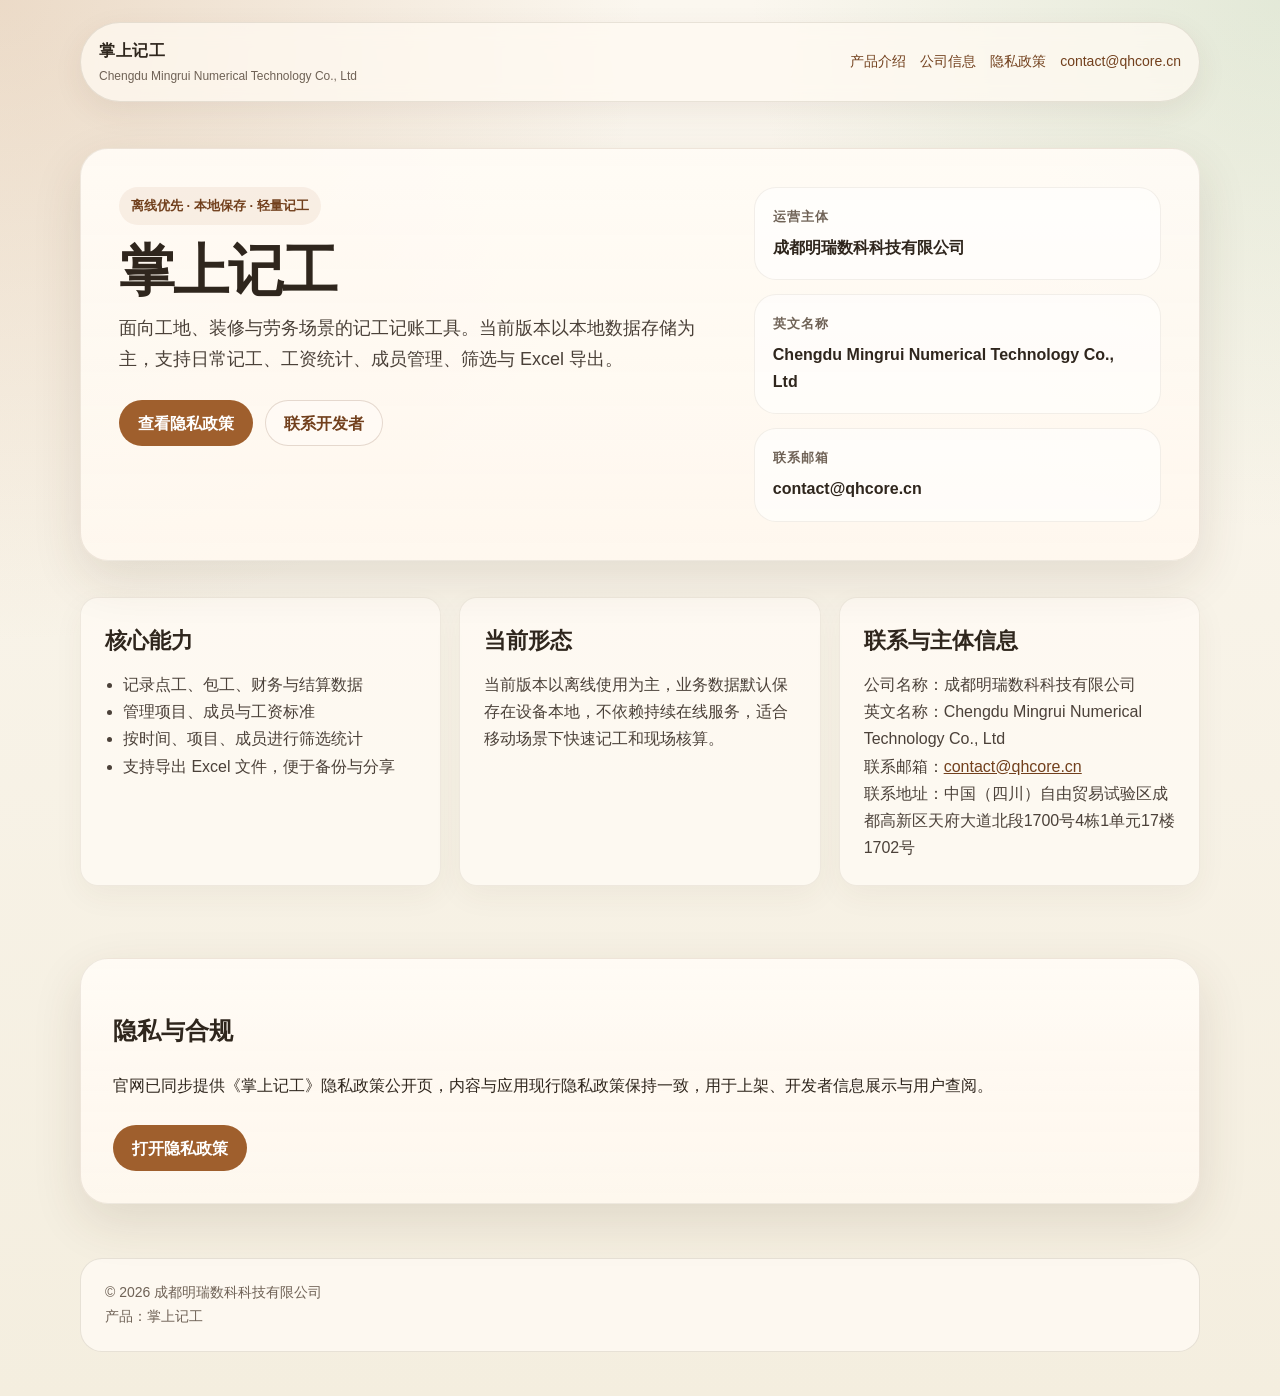
<file: index.html>
<!DOCTYPE html>
<html lang="zh-CN">
<head>
  <meta charset="UTF-8">
  <meta name="viewport" content="width=device-width, initial-scale=1.0">
  <title>掌上记工 | 成都明瑞数科科技有限公司</title>
  <meta
    name="description"
    content="掌上记工是成都明瑞数科科技有限公司运营的记工记账应用，支持本地记录、统计、筛选与 Excel 导出。"
  >
  <link rel="stylesheet" href="./style.css">
</head>
<body>
  <header class="site-header">
    <div class="page-shell">
      <div class="nav-bar">
        <div class="brand">
          <span class="brand-title">掌上记工</span>
          <span class="brand-subtitle">Chengdu Mingrui Numerical Technology Co., Ltd</span>
        </div>
        <nav class="nav-links" aria-label="主导航">
          <a href="#about">产品介绍</a>
          <a href="#company">公司信息</a>
          <a href="./privacy.html">隐私政策</a>
          <a href="mailto:contact@qhcore.cn">contact@qhcore.cn</a>
        </nav>
      </div>
    </div>
  </header>

  <main>
    <section class="hero">
      <div class="page-shell">
        <div class="hero-card">
          <div>
            <span class="eyebrow">离线优先 · 本地保存 · 轻量记工</span>
            <h1>掌上记工</h1>
            <p class="lead">
              面向工地、装修与劳务场景的记工记账工具。当前版本以本地数据存储为主，支持日常记工、工资统计、成员管理、筛选与 Excel 导出。
            </p>
            <div class="hero-actions">
              <a class="button button-primary" href="./privacy.html">查看隐私政策</a>
              <a class="button button-secondary" href="mailto:contact@qhcore.cn">联系开发者</a>
            </div>
          </div>
          <div class="hero-side">
            <div class="info-panel">
              <strong>运营主体</strong>
              <span>成都明瑞数科科技有限公司</span>
            </div>
            <div class="info-panel">
              <strong>英文名称</strong>
              <span>Chengdu Mingrui Numerical Technology Co., Ltd</span>
            </div>
            <div class="info-panel">
              <strong>联系邮箱</strong>
              <span>contact@qhcore.cn</span>
            </div>
          </div>
        </div>
      </div>
    </section>

    <section class="page-shell section-grid" id="about">
      <article class="section-card">
        <h2>核心能力</h2>
        <ul>
          <li>记录点工、包工、财务与结算数据</li>
          <li>管理项目、成员与工资标准</li>
          <li>按时间、项目、成员进行筛选统计</li>
          <li>支持导出 Excel 文件，便于备份与分享</li>
        </ul>
      </article>

      <article class="section-card">
        <h2>当前形态</h2>
        <p>
          当前版本以离线使用为主，业务数据默认保存在设备本地，不依赖持续在线服务，适合移动场景下快速记工和现场核算。
        </p>
      </article>

      <article class="section-card" id="company">
        <h2>联系与主体信息</h2>
        <p>公司名称：成都明瑞数科科技有限公司</p>
        <p>英文名称：Chengdu Mingrui Numerical Technology Co., Ltd</p>
        <p>联系邮箱：<a href="mailto:contact@qhcore.cn">contact@qhcore.cn</a></p>
        <p>联系地址：中国（四川）自由贸易试验区成都高新区天府大道北段1700号4栋1单元17楼1702号</p>
      </article>
    </section>

    <section class="page-shell">
      <div class="content-card">
        <h2>隐私与合规</h2>
        <p>
          官网已同步提供《掌上记工》隐私政策公开页，内容与应用现行隐私政策保持一致，用于上架、开发者信息展示与用户查阅。
        </p>
        <div class="hero-actions">
          <a class="button button-primary" href="./privacy.html">打开隐私政策</a>
        </div>
      </div>
    </section>
  </main>

  <footer class="footer">
    <div class="page-shell">
      <div class="footer-card">
        <div>© 2026 成都明瑞数科科技有限公司</div>
        <div>产品：掌上记工</div>
      </div>
    </div>
  </footer>
</body>
</html>
</file>
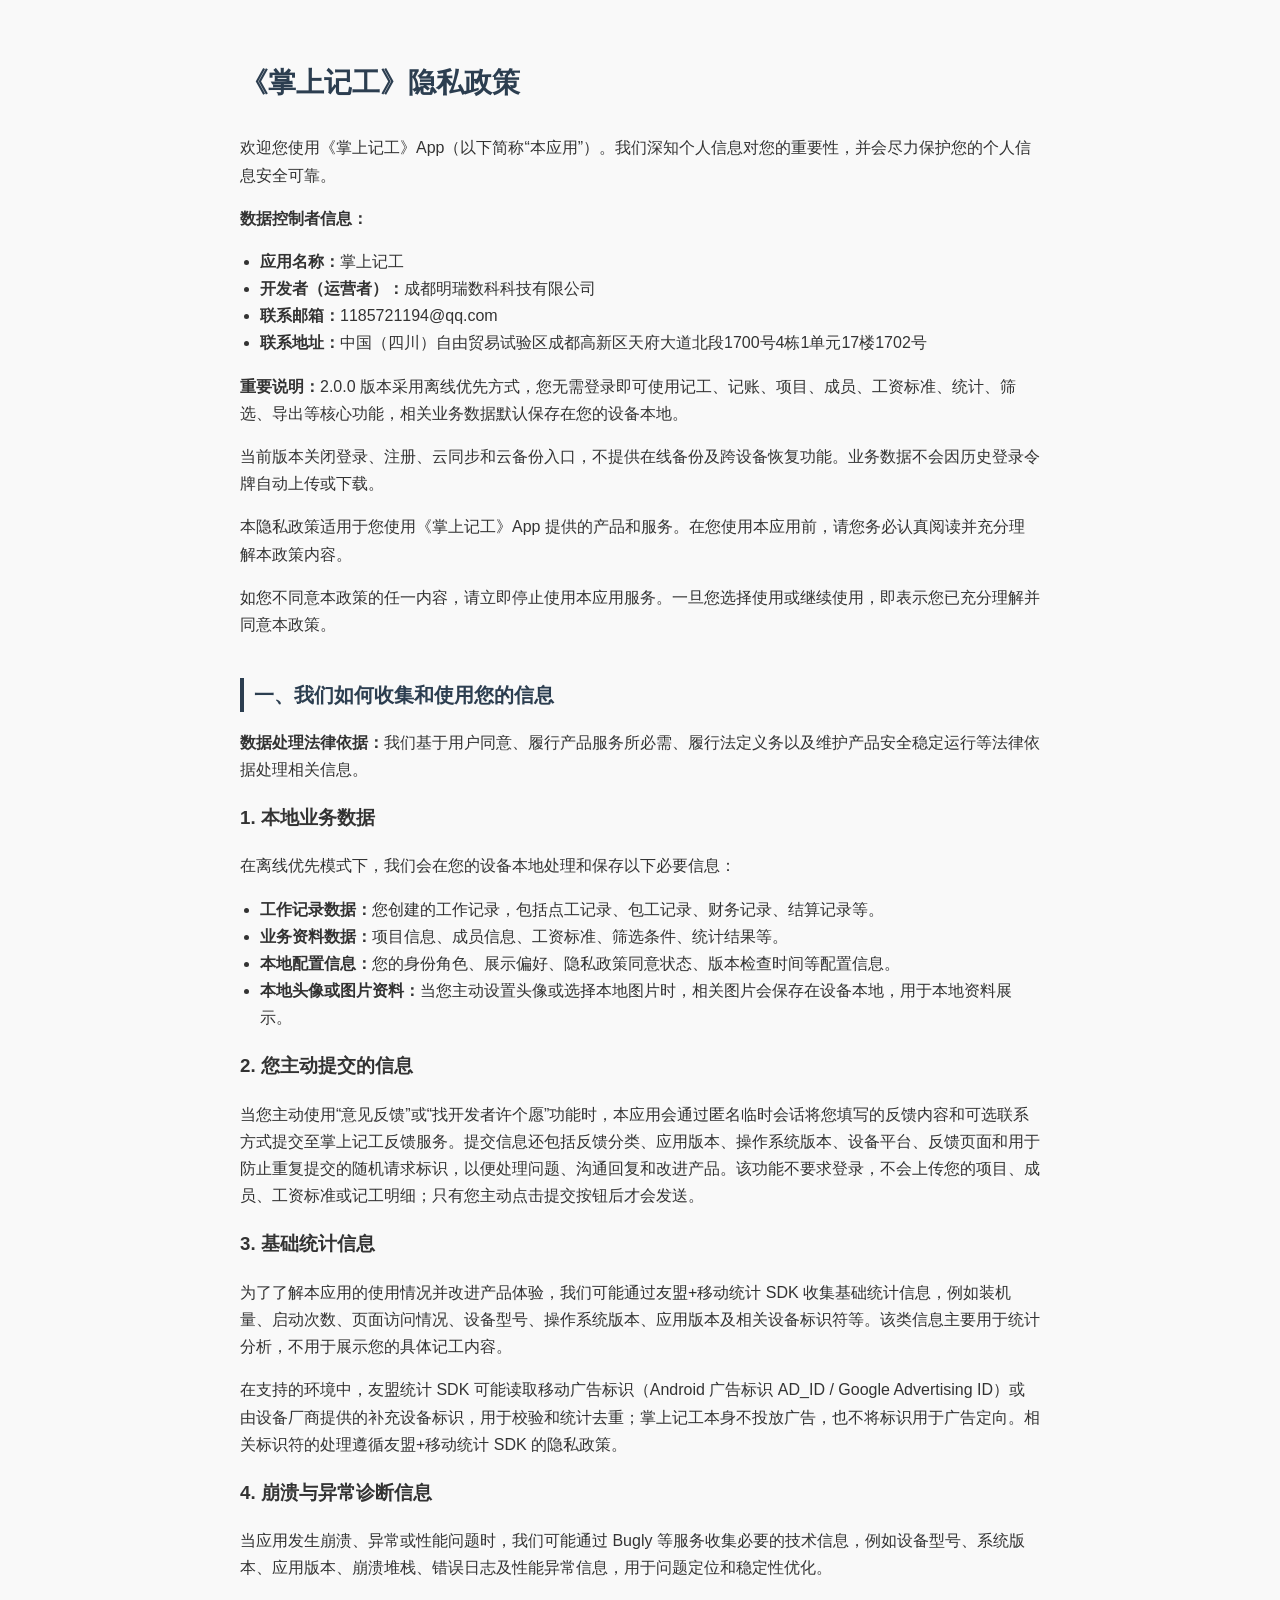
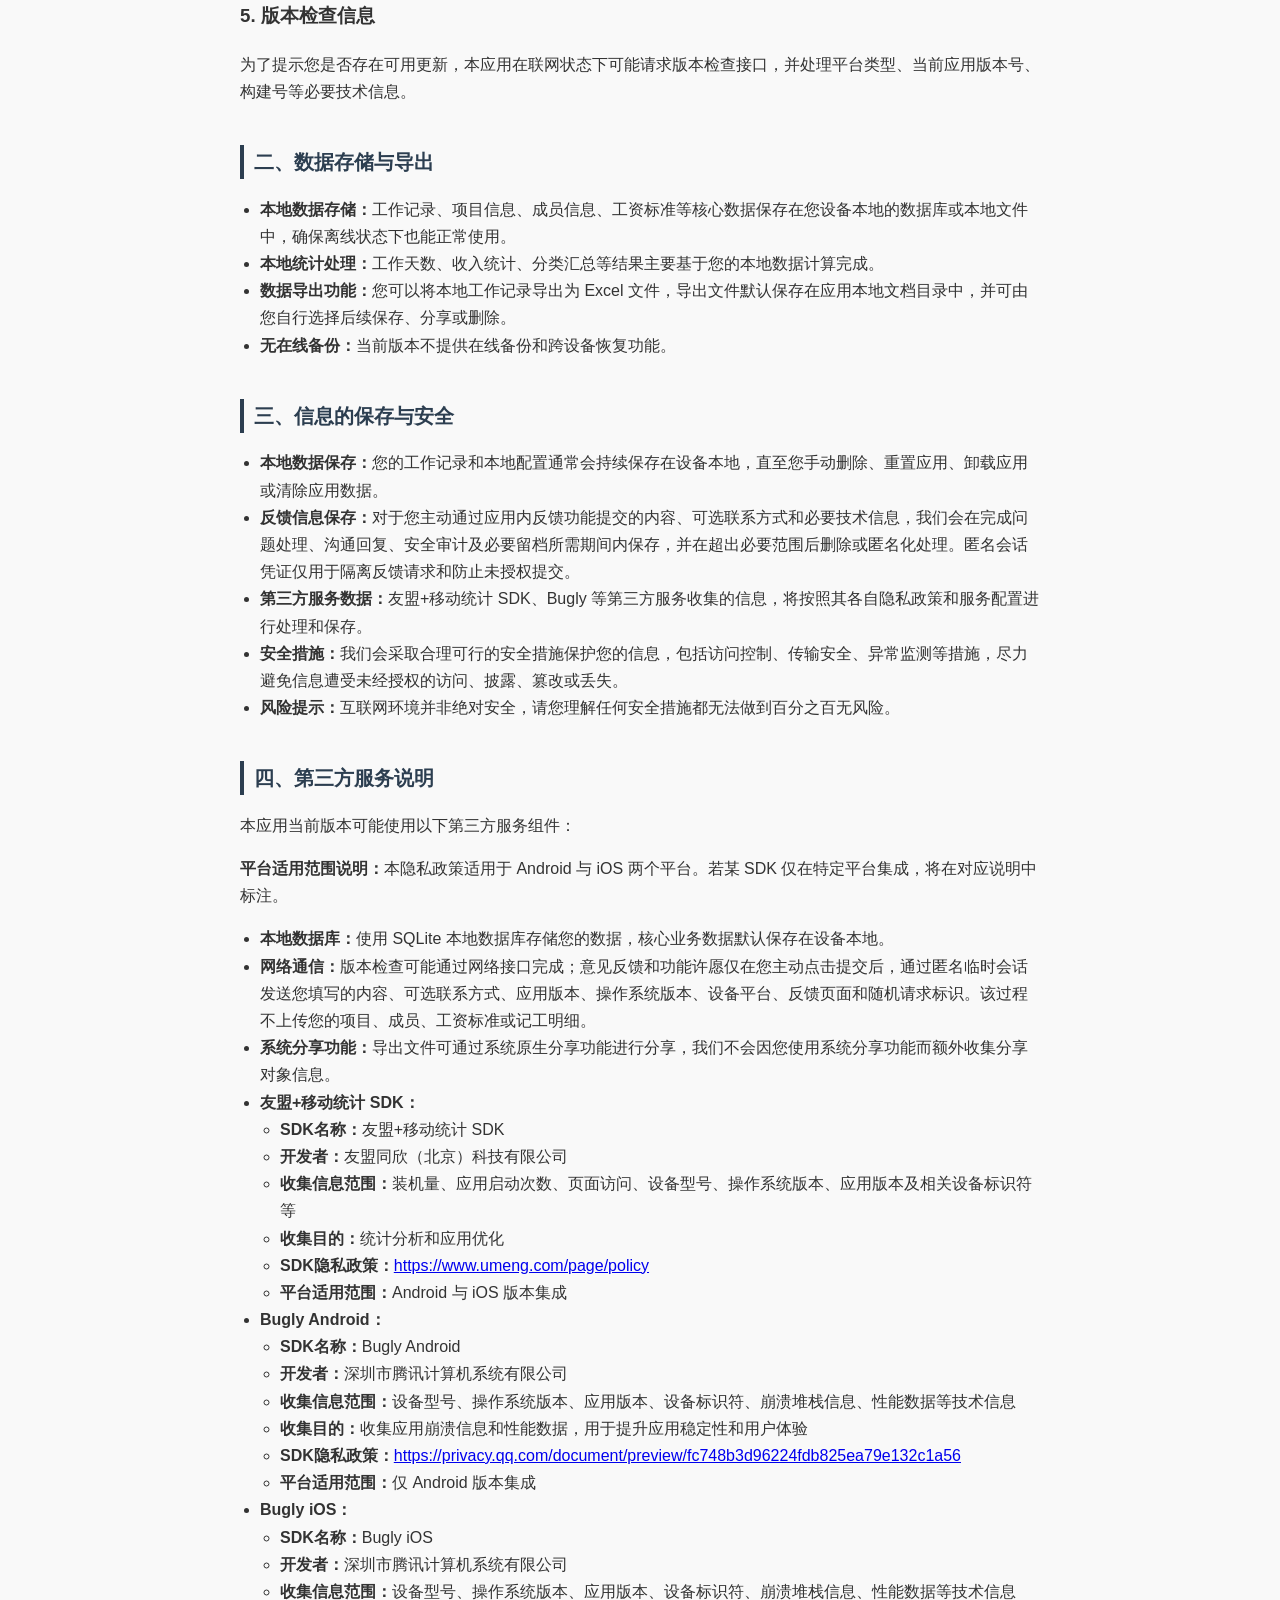
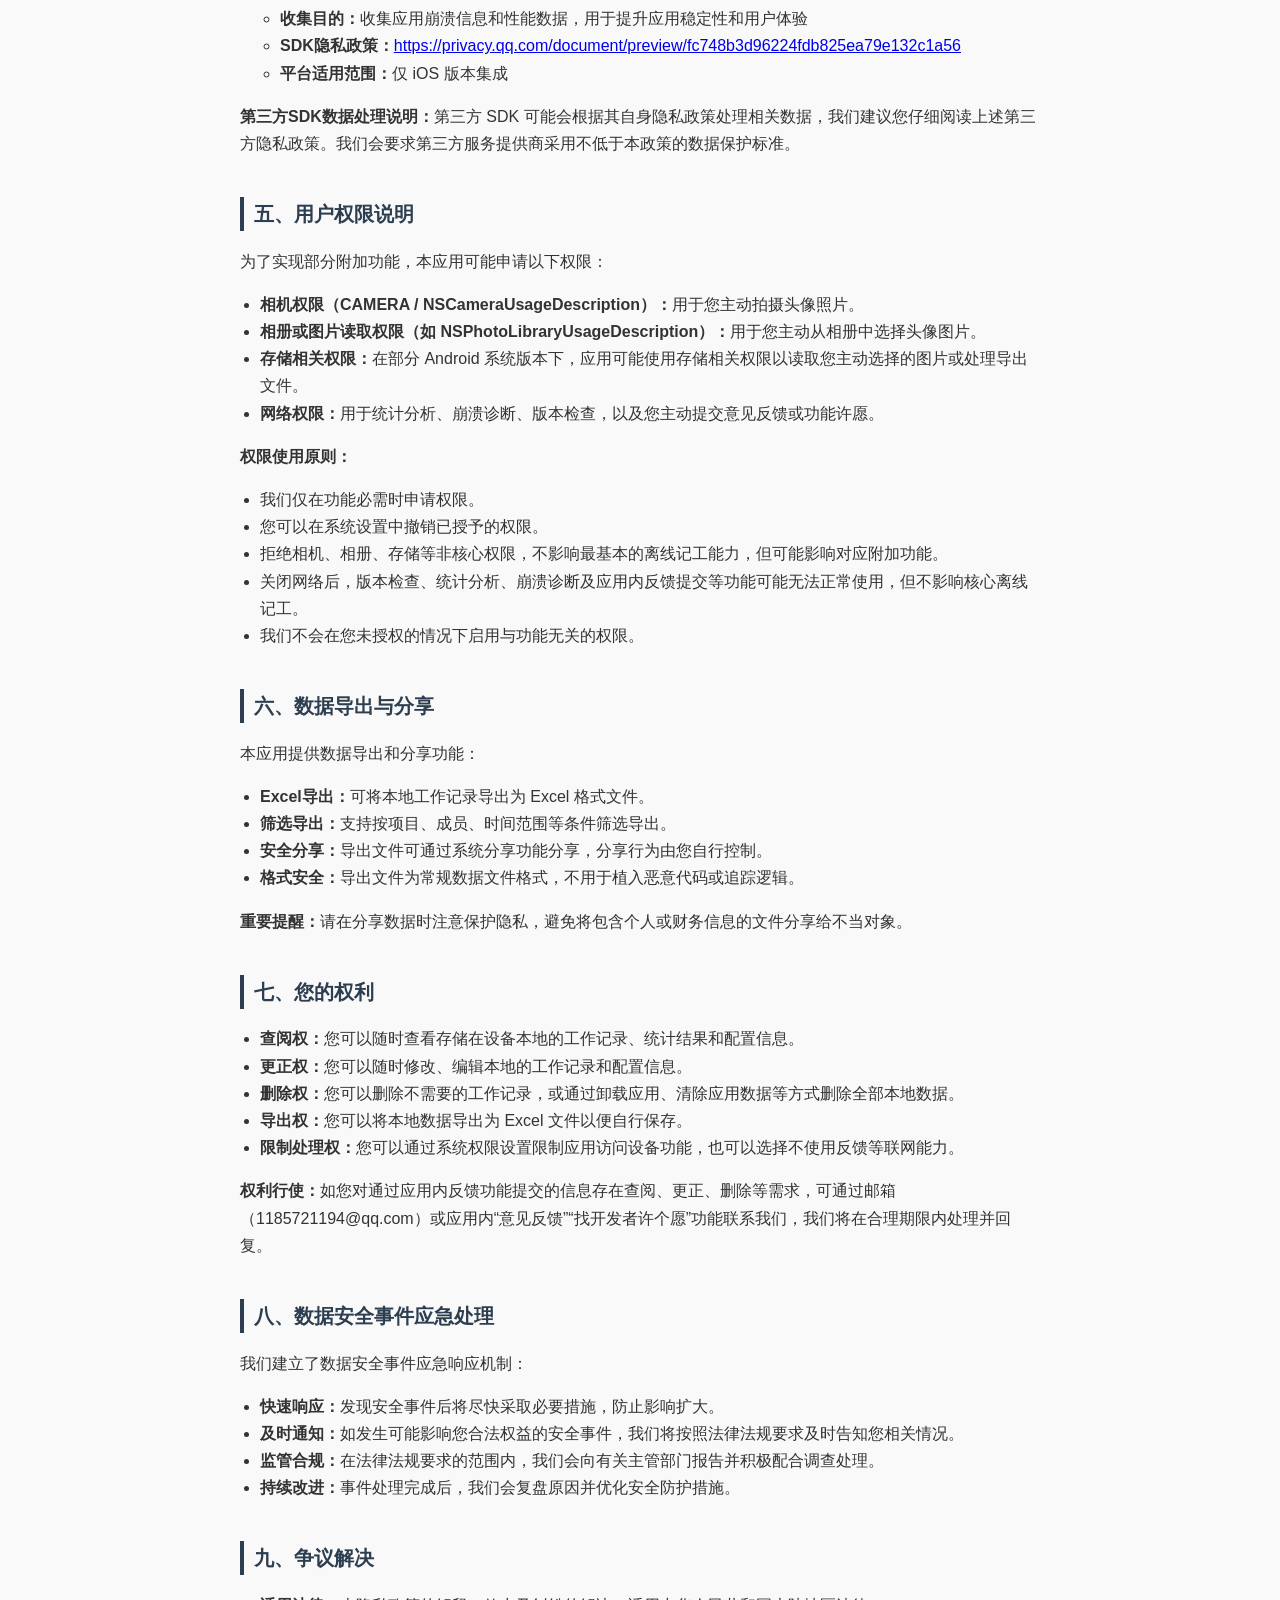
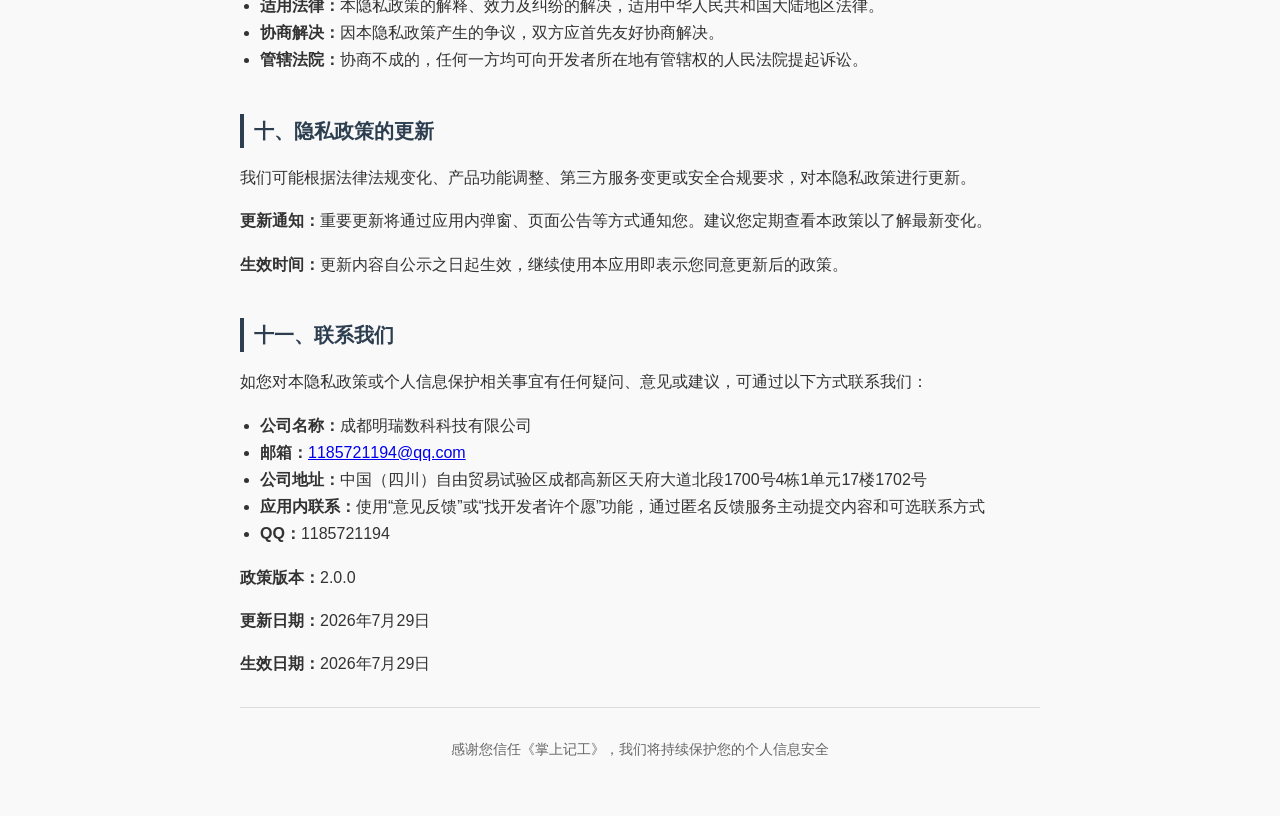
<file: privacy.html>
<!DOCTYPE html>
<html lang="zh-CN">
<head>
  <meta charset="UTF-8" />
  <meta name="viewport" content="width=device-width, initial-scale=1.0" />
  <title>《掌上记工》隐私政策</title>
  <style>
    body {
      font-family: "Helvetica Neue", Arial, sans-serif;
      max-width: 800px;
      margin: 0 auto;
      padding: 40px 20px;
      line-height: 1.7;
      background-color: #f9f9f9;
      color: #333;
    }
    h1, h2 {
      color: #2c3e50;
    }
    h1 {
      font-size: 28px;
      margin-bottom: 1em;
    }
    h2 {
      font-size: 20px;
      margin-top: 2em;
      border-left: 4px solid #2c3e50;
      padding-left: 10px;
    }
    p, li {
      font-size: 16px;
    }
    ul {
      padding-left: 20px;
    }
  </style>
</head>
<body>
  <h1>《掌上记工》隐私政策</h1>

  <p>欢迎您使用《掌上记工》App（以下简称“本应用”）。我们深知个人信息对您的重要性，并会尽力保护您的个人信息安全可靠。</p>

  <p><strong>数据控制者信息：</strong></p>
  <ul>
    <li><strong>应用名称：</strong>掌上记工</li>
    <li><strong>开发者（运营者）：</strong>成都明瑞数科科技有限公司</li>
    <li><strong>联系邮箱：</strong>1185721194@qq.com</li>
    <li><strong>联系地址：</strong>中国（四川）自由贸易试验区成都高新区天府大道北段1700号4栋1单元17楼1702号</li>
  </ul>

  <p><strong>重要说明：</strong>2.0.0 版本采用离线优先方式，您无需登录即可使用记工、记账、项目、成员、工资标准、统计、筛选、导出等核心功能，相关业务数据默认保存在您的设备本地。</p>
  <p>当前版本关闭登录、注册、云同步和云备份入口，不提供在线备份及跨设备恢复功能。业务数据不会因历史登录令牌自动上传或下载。</p>
  <p>本隐私政策适用于您使用《掌上记工》App 提供的产品和服务。在您使用本应用前，请您务必认真阅读并充分理解本政策内容。</p>

  <p>如您不同意本政策的任一内容，请立即停止使用本应用服务。一旦您选择使用或继续使用，即表示您已充分理解并同意本政策。</p>

  <h2>一、我们如何收集和使用您的信息</h2>
  <p><strong>数据处理法律依据：</strong>我们基于用户同意、履行产品服务所必需、履行法定义务以及维护产品安全稳定运行等法律依据处理相关信息。</p>

  <h3>1. 本地业务数据</h3>
  <p>在离线优先模式下，我们会在您的设备本地处理和保存以下必要信息：</p>
  <ul>
    <li><strong>工作记录数据：</strong>您创建的工作记录，包括点工记录、包工记录、财务记录、结算记录等。</li>
    <li><strong>业务资料数据：</strong>项目信息、成员信息、工资标准、筛选条件、统计结果等。</li>
    <li><strong>本地配置信息：</strong>您的身份角色、展示偏好、隐私政策同意状态、版本检查时间等配置信息。</li>
    <li><strong>本地头像或图片资料：</strong>当您主动设置头像或选择本地图片时，相关图片会保存在设备本地，用于本地资料展示。</li>
  </ul>

  <h3>2. 您主动提交的信息</h3>
  <p>当您主动使用“意见反馈”或“找开发者许个愿”功能时，本应用会通过匿名临时会话将您填写的反馈内容和可选联系方式提交至掌上记工反馈服务。提交信息还包括反馈分类、应用版本、操作系统版本、设备平台、反馈页面和用于防止重复提交的随机请求标识，以便处理问题、沟通回复和改进产品。该功能不要求登录，不会上传您的项目、成员、工资标准或记工明细；只有您主动点击提交按钮后才会发送。</p>

  <h3>3. 基础统计信息</h3>
  <p>为了了解本应用的使用情况并改进产品体验，我们可能通过友盟+移动统计 SDK 收集基础统计信息，例如装机量、启动次数、页面访问情况、设备型号、操作系统版本、应用版本及相关设备标识符等。该类信息主要用于统计分析，不用于展示您的具体记工内容。</p>
  <p>在支持的环境中，友盟统计 SDK 可能读取移动广告标识（Android 广告标识 AD_ID / Google Advertising ID）或由设备厂商提供的补充设备标识，用于校验和统计去重；掌上记工本身不投放广告，也不将标识用于广告定向。相关标识符的处理遵循友盟+移动统计 SDK 的隐私政策。</p>

  <h3>4. 崩溃与异常诊断信息</h3>
  <p>当应用发生崩溃、异常或性能问题时，我们可能通过 Bugly 等服务收集必要的技术信息，例如设备型号、系统版本、应用版本、崩溃堆栈、错误日志及性能异常信息，用于问题定位和稳定性优化。</p>

  <h3>5. 版本检查信息</h3>
  <p>为了提示您是否存在可用更新，本应用在联网状态下可能请求版本检查接口，并处理平台类型、当前应用版本号、构建号等必要技术信息。</p>

  <h2>二、数据存储与导出</h2>
  <ul>
    <li><strong>本地数据存储：</strong>工作记录、项目信息、成员信息、工资标准等核心数据保存在您设备本地的数据库或本地文件中，确保离线状态下也能正常使用。</li>
    <li><strong>本地统计处理：</strong>工作天数、收入统计、分类汇总等结果主要基于您的本地数据计算完成。</li>
    <li><strong>数据导出功能：</strong>您可以将本地工作记录导出为 Excel 文件，导出文件默认保存在应用本地文档目录中，并可由您自行选择后续保存、分享或删除。</li>
    <li><strong>无在线备份：</strong>当前版本不提供在线备份和跨设备恢复功能。</li>
  </ul>

  <h2>三、信息的保存与安全</h2>
  <ul>
    <li><strong>本地数据保存：</strong>您的工作记录和本地配置通常会持续保存在设备本地，直至您手动删除、重置应用、卸载应用或清除应用数据。</li>
    <li><strong>反馈信息保存：</strong>对于您主动通过应用内反馈功能提交的内容、可选联系方式和必要技术信息，我们会在完成问题处理、沟通回复、安全审计及必要留档所需期间内保存，并在超出必要范围后删除或匿名化处理。匿名会话凭证仅用于隔离反馈请求和防止未授权提交。</li>
    <li><strong>第三方服务数据：</strong>友盟+移动统计 SDK、Bugly 等第三方服务收集的信息，将按照其各自隐私政策和服务配置进行处理和保存。</li>
    <li><strong>安全措施：</strong>我们会采取合理可行的安全措施保护您的信息，包括访问控制、传输安全、异常监测等措施，尽力避免信息遭受未经授权的访问、披露、篡改或丢失。</li>
    <li><strong>风险提示：</strong>互联网环境并非绝对安全，请您理解任何安全措施都无法做到百分之百无风险。</li>
  </ul>

  <h2>四、第三方服务说明</h2>
  <p>本应用当前版本可能使用以下第三方服务组件：</p>
  <p><strong>平台适用范围说明：</strong>本隐私政策适用于 Android 与 iOS 两个平台。若某 SDK 仅在特定平台集成，将在对应说明中标注。</p>
  <ul>
    <li><strong>本地数据库：</strong>使用 SQLite 本地数据库存储您的数据，核心业务数据默认保存在设备本地。</li>
    <li><strong>网络通信：</strong>版本检查可能通过网络接口完成；意见反馈和功能许愿仅在您主动点击提交后，通过匿名临时会话发送您填写的内容、可选联系方式、应用版本、操作系统版本、设备平台、反馈页面和随机请求标识。该过程不上传您的项目、成员、工资标准或记工明细。</li>
    <li><strong>系统分享功能：</strong>导出文件可通过系统原生分享功能进行分享，我们不会因您使用系统分享功能而额外收集分享对象信息。</li>
    <li><strong>友盟+移动统计 SDK：</strong>
      <ul>
        <li><strong>SDK名称：</strong>友盟+移动统计 SDK</li>
        <li><strong>开发者：</strong>友盟同欣（北京）科技有限公司</li>
        <li><strong>收集信息范围：</strong>装机量、应用启动次数、页面访问、设备型号、操作系统版本、应用版本及相关设备标识符等</li>
        <li><strong>收集目的：</strong>统计分析和应用优化</li>
        <li><strong>SDK隐私政策：</strong><a href="https://www.umeng.com/page/policy" target="_blank" rel="noopener noreferrer">https://www.umeng.com/page/policy</a></li>
        <li><strong>平台适用范围：</strong>Android 与 iOS 版本集成</li>
      </ul>
    </li>
    <li><strong>Bugly Android：</strong>
      <ul>
        <li><strong>SDK名称：</strong>Bugly Android</li>
        <li><strong>开发者：</strong>深圳市腾讯计算机系统有限公司</li>
        <li><strong>收集信息范围：</strong>设备型号、操作系统版本、应用版本、设备标识符、崩溃堆栈信息、性能数据等技术信息</li>
        <li><strong>收集目的：</strong>收集应用崩溃信息和性能数据，用于提升应用稳定性和用户体验</li>
        <li><strong>SDK隐私政策：</strong><a href="https://privacy.qq.com/document/preview/fc748b3d96224fdb825ea79e132c1a56" target="_blank" rel="noopener noreferrer">https://privacy.qq.com/document/preview/fc748b3d96224fdb825ea79e132c1a56</a></li>
        <li><strong>平台适用范围：</strong>仅 Android 版本集成</li>
      </ul>
    </li>
    <li><strong>Bugly iOS：</strong>
      <ul>
        <li><strong>SDK名称：</strong>Bugly iOS</li>
        <li><strong>开发者：</strong>深圳市腾讯计算机系统有限公司</li>
        <li><strong>收集信息范围：</strong>设备型号、操作系统版本、应用版本、设备标识符、崩溃堆栈信息、性能数据等技术信息</li>
        <li><strong>收集目的：</strong>收集应用崩溃信息和性能数据，用于提升应用稳定性和用户体验</li>
        <li><strong>SDK隐私政策：</strong><a href="https://privacy.qq.com/document/preview/fc748b3d96224fdb825ea79e132c1a56" target="_blank" rel="noopener noreferrer">https://privacy.qq.com/document/preview/fc748b3d96224fdb825ea79e132c1a56</a></li>
        <li><strong>平台适用范围：</strong>仅 iOS 版本集成</li>
      </ul>
    </li>
  </ul>
  <p><strong>第三方SDK数据处理说明：</strong>第三方 SDK 可能会根据其自身隐私政策处理相关数据，我们建议您仔细阅读上述第三方隐私政策。我们会要求第三方服务提供商采用不低于本政策的数据保护标准。</p>

  <h2>五、用户权限说明</h2>
  <p>为了实现部分附加功能，本应用可能申请以下权限：</p>
  <ul>
    <li><strong>相机权限（CAMERA / NSCameraUsageDescription）：</strong>用于您主动拍摄头像照片。</li>
    <li><strong>相册或图片读取权限（如 NSPhotoLibraryUsageDescription）：</strong>用于您主动从相册中选择头像图片。</li>
    <li><strong>存储相关权限：</strong>在部分 Android 系统版本下，应用可能使用存储相关权限以读取您主动选择的图片或处理导出文件。</li>
    <li><strong>网络权限：</strong>用于统计分析、崩溃诊断、版本检查，以及您主动提交意见反馈或功能许愿。</li>
  </ul>
  <p><strong>权限使用原则：</strong></p>
  <ul>
    <li>我们仅在功能必需时申请权限。</li>
    <li>您可以在系统设置中撤销已授予的权限。</li>
    <li>拒绝相机、相册、存储等非核心权限，不影响最基本的离线记工能力，但可能影响对应附加功能。</li>
    <li>关闭网络后，版本检查、统计分析、崩溃诊断及应用内反馈提交等功能可能无法正常使用，但不影响核心离线记工。</li>
    <li>我们不会在您未授权的情况下启用与功能无关的权限。</li>
  </ul>

  <h2>六、数据导出与分享</h2>
  <p>本应用提供数据导出和分享功能：</p>
  <ul>
    <li><strong>Excel导出：</strong>可将本地工作记录导出为 Excel 格式文件。</li>
    <li><strong>筛选导出：</strong>支持按项目、成员、时间范围等条件筛选导出。</li>
    <li><strong>安全分享：</strong>导出文件可通过系统分享功能分享，分享行为由您自行控制。</li>
    <li><strong>格式安全：</strong>导出文件为常规数据文件格式，不用于植入恶意代码或追踪逻辑。</li>
  </ul>
  <p><strong>重要提醒：</strong>请在分享数据时注意保护隐私，避免将包含个人或财务信息的文件分享给不当对象。</p>

  <h2>七、您的权利</h2>
  <ul>
    <li><strong>查阅权：</strong>您可以随时查看存储在设备本地的工作记录、统计结果和配置信息。</li>
    <li><strong>更正权：</strong>您可以随时修改、编辑本地的工作记录和配置信息。</li>
    <li><strong>删除权：</strong>您可以删除不需要的工作记录，或通过卸载应用、清除应用数据等方式删除全部本地数据。</li>
    <li><strong>导出权：</strong>您可以将本地数据导出为 Excel 文件以便自行保存。</li>
    <li><strong>限制处理权：</strong>您可以通过系统权限设置限制应用访问设备功能，也可以选择不使用反馈等联网能力。</li>
  </ul>
  <p><strong>权利行使：</strong>如您对通过应用内反馈功能提交的信息存在查阅、更正、删除等需求，可通过邮箱（1185721194@qq.com）或应用内“意见反馈”“找开发者许个愿”功能联系我们，我们将在合理期限内处理并回复。</p>

  <h2>八、数据安全事件应急处理</h2>
  <p>我们建立了数据安全事件应急响应机制：</p>
  <ul>
    <li><strong>快速响应：</strong>发现安全事件后将尽快采取必要措施，防止影响扩大。</li>
    <li><strong>及时通知：</strong>如发生可能影响您合法权益的安全事件，我们将按照法律法规要求及时告知您相关情况。</li>
    <li><strong>监管合规：</strong>在法律法规要求的范围内，我们会向有关主管部门报告并积极配合调查处理。</li>
    <li><strong>持续改进：</strong>事件处理完成后，我们会复盘原因并优化安全防护措施。</li>
  </ul>

  <h2>九、争议解决</h2>
  <ul>
    <li><strong>适用法律：</strong>本隐私政策的解释、效力及纠纷的解决，适用中华人民共和国大陆地区法律。</li>
    <li><strong>协商解决：</strong>因本隐私政策产生的争议，双方应首先友好协商解决。</li>
    <li><strong>管辖法院：</strong>协商不成的，任何一方均可向开发者所在地有管辖权的人民法院提起诉讼。</li>
  </ul>

  <h2>十、隐私政策的更新</h2>
  <p>我们可能根据法律法规变化、产品功能调整、第三方服务变更或安全合规要求，对本隐私政策进行更新。</p>
  <p><strong>更新通知：</strong>重要更新将通过应用内弹窗、页面公告等方式通知您。建议您定期查看本政策以了解最新变化。</p>
  <p><strong>生效时间：</strong>更新内容自公示之日起生效，继续使用本应用即表示您同意更新后的政策。</p>

  <h2>十一、联系我们</h2>
  <p>如您对本隐私政策或个人信息保护相关事宜有任何疑问、意见或建议，可通过以下方式联系我们：</p>
  <ul>
    <li><strong>公司名称：</strong>成都明瑞数科科技有限公司</li>
    <li><strong>邮箱：</strong><a href="mailto:1185721194@qq.com">1185721194@qq.com</a></li>
    <li><strong>公司地址：</strong>中国（四川）自由贸易试验区成都高新区天府大道北段1700号4栋1单元17楼1702号</li>
    <li><strong>应用内联系：</strong>使用“意见反馈”或“找开发者许个愿”功能，通过匿名反馈服务主动提交内容和可选联系方式</li>
    <li><strong>QQ：</strong>1185721194</li>
  </ul>

  <p><strong>政策版本：</strong>2.0.0</p>
  <p><strong>更新日期：</strong>2026年7月29日</p>
  <p><strong>生效日期：</strong>2026年7月29日</p>

  <hr style="margin: 30px 0; border: none; border-top: 1px solid #ddd;">
  <p style="text-align: center; color: #666; font-size: 14px;">感谢您信任《掌上记工》，我们将持续保护您的个人信息安全</p>
</body>
</html>
</file>
<file: style.css>
:root {
  --bg: #f5f1e8;
  --bg-accent: #efe6d7;
  --surface: rgba(255, 252, 246, 0.88);
  --surface-strong: #fffaf2;
  --text: #2f261d;
  --muted: #6f6256;
  --line: rgba(75, 57, 39, 0.12);
  --brand: #9f5f2d;
  --brand-dark: #72401d;
  --shadow: 0 18px 50px rgba(73, 49, 26, 0.12);
  --radius-lg: 28px;
  --radius-md: 18px;
  --radius-sm: 12px;
  --content-width: 1120px;
}

* {
  box-sizing: border-box;
}

html {
  scroll-behavior: smooth;
}

body {
  margin: 0;
  color: var(--text);
  background:
    radial-gradient(circle at top left, rgba(191, 137, 87, 0.26), transparent 34%),
    radial-gradient(circle at top right, rgba(151, 188, 141, 0.24), transparent 28%),
    linear-gradient(180deg, #fbf7ef 0%, #f4eedf 100%);
  font-family: "PingFang SC", "Hiragino Sans GB", "Microsoft YaHei", sans-serif;
  line-height: 1.7;
}

a {
  color: var(--brand-dark);
}

img {
  max-width: 100%;
  display: block;
}

.page-shell {
  width: min(calc(100% - 32px), var(--content-width));
  margin: 0 auto;
}

.site-header {
  padding: 22px 0 10px;
}

.nav-bar {
  display: flex;
  align-items: center;
  justify-content: space-between;
  gap: 16px;
  padding: 14px 18px;
  border: 1px solid var(--line);
  border-radius: 999px;
  background: rgba(255, 250, 242, 0.74);
  backdrop-filter: blur(10px);
  box-shadow: 0 10px 30px rgba(84, 57, 32, 0.08);
}

.brand {
  display: flex;
  flex-direction: column;
  gap: 2px;
}

.brand-title {
  font-size: 16px;
  font-weight: 700;
  letter-spacing: 0.04em;
}

.brand-subtitle {
  font-size: 12px;
  color: var(--muted);
}

.nav-links {
  display: flex;
  align-items: center;
  gap: 14px;
  flex-wrap: wrap;
}

.nav-links a {
  text-decoration: none;
  font-size: 14px;
}

.hero {
  padding: 36px 0 18px;
}

.hero-card,
.content-card {
  position: relative;
  overflow: hidden;
  border: 1px solid rgba(92, 64, 35, 0.1);
  border-radius: var(--radius-lg);
  background: linear-gradient(180deg, rgba(255, 251, 245, 0.95), rgba(255, 248, 239, 0.9));
  box-shadow: var(--shadow);
}

.hero-card {
  display: grid;
  grid-template-columns: minmax(0, 1.2fr) minmax(260px, 0.8fr);
  gap: 24px;
  padding: 38px;
}

.eyebrow {
  display: inline-flex;
  align-items: center;
  gap: 8px;
  padding: 8px 12px;
  border-radius: 999px;
  background: rgba(159, 95, 45, 0.08);
  color: var(--brand-dark);
  font-size: 13px;
  font-weight: 600;
}

.hero h1,
.policy-article h1 {
  margin: 16px 0 12px;
  font-size: clamp(36px, 6vw, 56px);
  line-height: 1.08;
  letter-spacing: -0.03em;
}

.hero p.lead {
  max-width: 720px;
  margin: 0;
  font-size: 18px;
  color: #4a4038;
}

.hero-actions {
  display: flex;
  gap: 12px;
  margin-top: 26px;
  flex-wrap: wrap;
}

.button {
  display: inline-flex;
  align-items: center;
  justify-content: center;
  min-height: 46px;
  padding: 0 18px;
  border-radius: 999px;
  border: 1px solid transparent;
  font-weight: 600;
  text-decoration: none;
}

.button-primary {
  background: var(--brand);
  color: #fff;
}

.button-secondary {
  background: rgba(255, 251, 245, 0.8);
  border-color: rgba(114, 64, 29, 0.18);
  color: var(--brand-dark);
}

.hero-side {
  display: grid;
  gap: 14px;
}

.info-panel {
  padding: 18px;
  border-radius: 22px;
  background: rgba(255, 255, 255, 0.56);
  border: 1px solid rgba(92, 64, 35, 0.08);
}

.info-panel strong,
.meta-list strong {
  display: block;
  margin-bottom: 6px;
  font-size: 13px;
  color: var(--muted);
  text-transform: uppercase;
  letter-spacing: 0.08em;
}

.info-panel span,
.meta-list span {
  display: block;
  font-size: 16px;
  font-weight: 600;
}

.section-grid {
  display: grid;
  grid-template-columns: repeat(3, minmax(0, 1fr));
  gap: 18px;
  padding: 18px 0 46px;
}

.section-card {
  padding: 24px;
  border-radius: var(--radius-md);
  background: rgba(255, 251, 245, 0.76);
  border: 1px solid rgba(92, 64, 35, 0.09);
  box-shadow: 0 10px 30px rgba(84, 57, 32, 0.05);
}

.section-card h2 {
  margin: 0 0 12px;
  font-size: 22px;
}

.section-card p,
.section-card li {
  margin: 0;
  color: #4b4139;
}

.section-card ul {
  margin: 0;
  padding-left: 18px;
}

.content-card {
  padding: 32px;
  margin: 26px 0 54px;
}

.meta-list {
  display: grid;
  grid-template-columns: repeat(2, minmax(0, 1fr));
  gap: 16px;
  margin: 28px 0 10px;
}

.policy-article {
  max-width: 880px;
}

.policy-article h1 {
  font-size: clamp(30px, 5vw, 42px);
}

.policy-article h2 {
  margin-top: 34px;
  margin-bottom: 12px;
  font-size: 24px;
}

.policy-article h3 {
  margin-top: 20px;
  margin-bottom: 10px;
  font-size: 18px;
}

.policy-article p,
.policy-article li {
  color: #41382f;
}

.policy-article ul {
  padding-left: 22px;
}

.policy-top {
  display: flex;
  align-items: center;
  justify-content: space-between;
  gap: 12px;
  flex-wrap: wrap;
}

.muted {
  color: var(--muted);
}

.footer {
  padding: 0 0 44px;
  color: var(--muted);
  font-size: 14px;
}

.footer-card {
  padding: 22px 24px;
  border-radius: 22px;
  border: 1px solid var(--line);
  background: rgba(255, 251, 245, 0.76);
}

@media (max-width: 920px) {
  .hero-card,
  .section-grid,
  .meta-list {
    grid-template-columns: 1fr;
  }

  .hero-card,
  .content-card {
    padding: 24px;
  }
}

@media (max-width: 640px) {
  .page-shell {
    width: min(calc(100% - 20px), var(--content-width));
  }

  .nav-bar {
    align-items: flex-start;
    border-radius: 24px;
  }

  .hero h1,
  .policy-article h1 {
    font-size: 32px;
  }

  .hero p.lead {
    font-size: 16px;
  }
}
</file>
